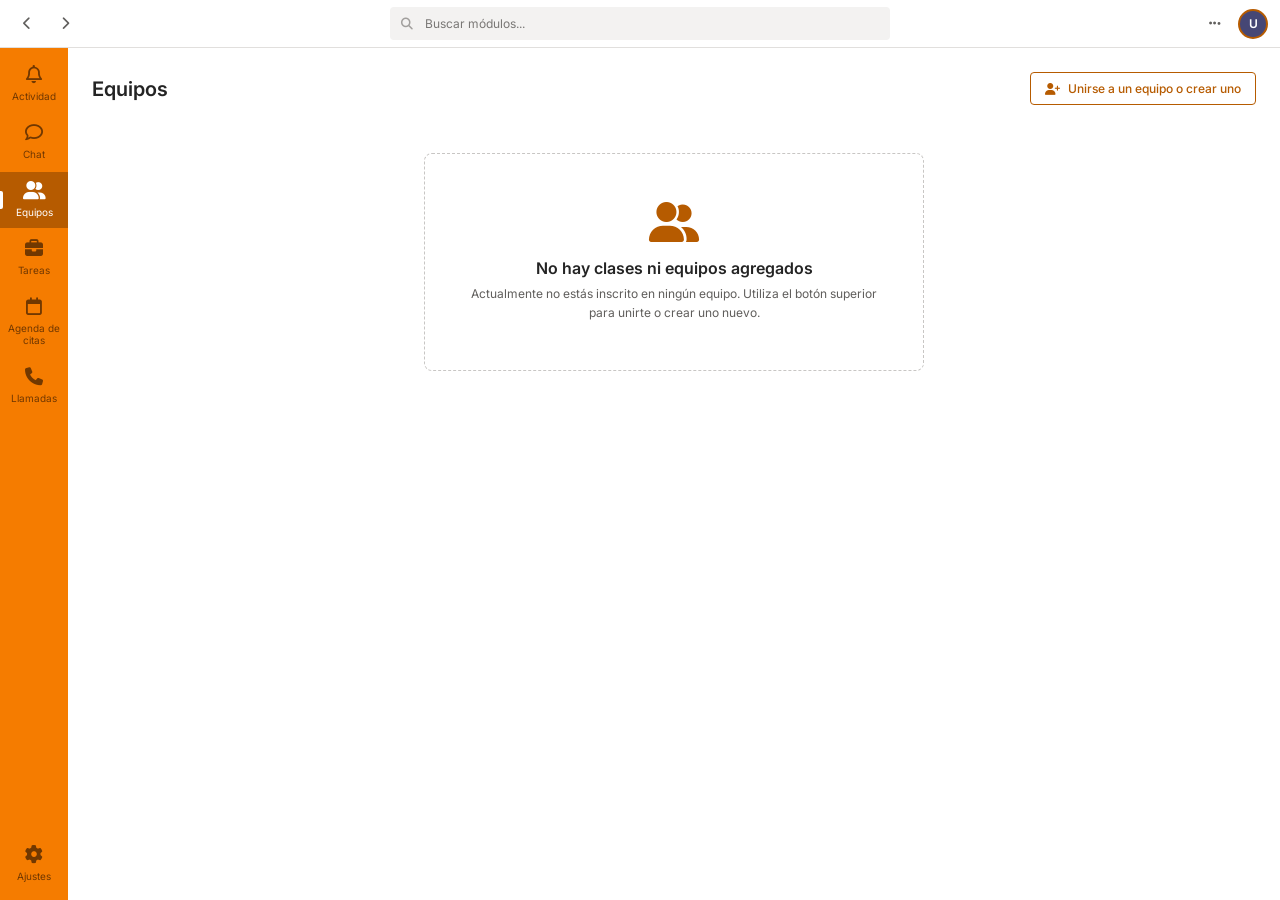
<file: Plataforma-Escolar-2726ITII-main/Frontend/index.html>
<!DOCTYPE html>
<html lang="es">
<head>
    <meta charset="UTF-8">
    <meta name="viewport" content="width=device-width, initial-scale=1.0">

    <title>HomeWorking | Espacio de trabajo</title>

    <link
        rel="stylesheet"
        href="https://cdnjs.cloudflare.com/ajax/libs/font-awesome/6.4.0/css/all.min.css"
    >

    <link
        href="https://fonts.googleapis.com/css2?family=Inter:wght@300;400;500;600;700&display=swap"
        rel="stylesheet"
    >

    <link rel="stylesheet" href="css/app.css">
</head>

<body>

    <header class="header">

        <div class="header-left">

            <button
                type="button"
                class="icon-btn"
                id="btnAtras"
                title="Regresar"
                aria-label="Regresar"
            >
                <i class="fa-solid fa-chevron-left"></i>
            </button>

            <button
                type="button"
                class="icon-btn"
                id="btnAdelante"
                title="Avanzar"
                aria-label="Avanzar"
            >
                <i class="fa-solid fa-chevron-right"></i>
            </button>

        </div>

        <div class="search-container">

            <i class="fa-solid fa-magnifying-glass search-icon"></i>

            <input
                type="search"
                id="busquedaGlobal"
                class="search-input"
                placeholder="Buscar módulos..."
                autocomplete="off"
            >

            <div
                id="resultadosBusqueda"
                class="search-results"
                hidden
            ></div>

        </div>

        <div class="profile-container">

            <button
                type="button"
                class="icon-btn"
                id="btnOpciones"
                title="Opciones"
                aria-label="Opciones"
            >
                <i class="fa-solid fa-ellipsis"></i>
            </button>

            <a
                href="perfil.html"
                class="profile-link"
                title="Ver perfil"
                aria-label="Ver perfil de usuario"
            >
                <div class="avatar" id="avatarUsuario">
                    U
                </div>
            </a>

        </div>

    </header>


    <div class="workspace">

        <nav class="sidebar" aria-label="Navegación principal">

            <div class="sidebar-menu">

                <button
                    type="button"
                    onclick="switchView('activity')"
                    id="nav-activity"
                    class="nav-item"
                    title="Actividad"
                >
                    <span class="active-indicator"></span>

                    <span class="nav-icon-wrapper">
                        <i class="fa-regular fa-bell"></i>
                    </span>

                    <span class="nav-label">Actividad</span>
                </button>


                <button
                    type="button"
                    onclick="switchView('chat')"
                    id="nav-chat"
                    class="nav-item"
                    title="Chat"
                >
                    <span class="active-indicator"></span>

                    <span class="nav-icon-wrapper">
                        <i class="fa-regular fa-comment"></i>
                    </span>

                    <span class="nav-label">Chat</span>
                </button>


                <button
                    type="button"
                    onclick="switchView('teams')"
                    id="nav-teams"
                    class="nav-item active"
                    title="Equipos"
                >
                    <span class="active-indicator"></span>

                    <span class="nav-icon-wrapper">
                        <i class="fa-solid fa-user-group"></i>
                    </span>

                    <span class="nav-label">Equipos</span>
                </button>


                <button
                    type="button"
                    onclick="switchView('tasks')"
                    id="nav-tasks"
                    class="nav-item"
                    title="Tareas"
                >
                    <span class="active-indicator"></span>

                    <span class="nav-icon-wrapper">
                        <i class="fa-solid fa-briefcase"></i>
                    </span>

                    <span class="nav-label">Tareas</span>
                </button>


                <button
                    type="button"
                    onclick="switchView('calendar')"
                    id="nav-calendar"
                    class="nav-item"
                    title="Agenda de citas"
                >
                    <span class="active-indicator"></span>

                    <span class="nav-icon-wrapper">
                        <i class="fa-regular fa-calendar"></i>
                    </span>

                    <span class="nav-label">Agenda de citas</span>
                </button>


                <button
                    type="button"
                    onclick="switchView('calls')"
                    id="nav-calls"
                    class="nav-item"
                    title="Llamadas"
                >
                    <span class="active-indicator"></span>

                    <span class="nav-icon-wrapper">
                        <i class="fa-solid fa-phone"></i>
                    </span>

                    <span class="nav-label">Llamadas</span>
                </button>

            </div>


            <div class="sidebar-bottom">

                <button
                    type="button"
                    class="nav-item"
                    id="nav-settings"
                    onclick="switchView('settings')"
                    title="Configuración"
                >
                    <span class="active-indicator"></span>

                    <span class="nav-icon-wrapper">
                        <i class="fa-solid fa-gear"></i>
                    </span>

                    <span class="nav-label">Ajustes</span>
                </button>

            </div>

        </nav>


        <main class="main-content">


            <section
                id="view-activity"
                class="view-panel"
                hidden
            >

                <div class="teams-header">

                    <h1 class="page-title">
                        Actividad
                    </h1>

                </div>

                <div class="feed-container">

                    <article class="card">

                        <div class="card-icon">
                            <i class="fa-solid fa-bullhorn"></i>
                        </div>

                        <div class="card-content">

                            <h2 class="empty-title">
                                Sistema de notificaciones
                            </h2>

                            <p class="empty-desc">
                                Te has unido al espacio de trabajo de HomeWorking.
                            </p>

                        </div>

                    </article>

                </div>

            </section>

            <!--Chat-->
            <section
                    id="view-chat"
                    class="view-panel module-panel"
                    hidden
                >
                    <iframe
                        id="iframeChat"
                        class="agenda-frame"
                        src="about:blank"
                        title="Módulo de Chat de HomeWorking"
                        loading="lazy"
                    ></iframe>
                </section>


            <section
                id="view-teams"
                class="view-panel"
            >

                <div class="teams-header">

                    <h1 class="page-title">
                        Equipos
                    </h1>

                    <button
                        type="button"
                        class="btn-primary-outline"
                        id="btnCrearEquipo"
                    >
                        <i class="fa-solid fa-user-plus"></i>

                        <span>
                            Unirse a un equipo o crear uno
                        </span>
                    </button>

                </div>

                <div class="empty-state">

                    <i class="fa-solid fa-user-group empty-icon"></i>

                    <h2 class="empty-title">
                        No hay clases ni equipos agregados
                    </h2>

                    <p class="empty-desc">
                        Actualmente no estás inscrito en ningún equipo.
                        Utiliza el botón superior para unirte o crear uno nuevo.
                    </p>

                </div>

            </section>


            <section
                id="view-tasks"
                class="view-panel"
                hidden
            >

                <div class="tabs-bar">

                    <div class="tabs-list">

                        <button
                            type="button"
                            class="tab-btn active"
                        >
                            Próximamente
                        </button>

                        <button
                            type="button"
                            class="tab-btn"
                        >
                            Listo para calificación
                        </button>

                        <button
                            type="button"
                            class="tab-btn"
                        >
                            Vencida
                        </button>

                        <button
                            type="button"
                            class="tab-btn"
                        >
                            Devuelto
                        </button>

                        <button
                            type="button"
                            class="tab-btn"
                        >
                            Borradores
                        </button>

                    </div>

                    <button
                        type="button"
                        class="icon-btn tabs-filter"
                        title="Filtrar tareas"
                    >
                        <i class="fa-solid fa-filter"></i>
                    </button>

                </div>


                <div class="tasks-content">

                    <div class="empty-state">

                        <i class="fa-solid fa-circle-check empty-icon"></i>

                        <h2 class="empty-title">
                            ¡Todo al día!
                        </h2>

                        <p class="empty-desc">
                            No tienes tareas pendientes asignadas en este momento.
                        </p>

                    </div>

                </div>


                <footer class="tasks-footer">

                    <button
                        type="button"
                        class="btn-primary"
                        id="btnCrearTarea"
                    >
                        Crear
                    </button>

                    <button
                        type="button"
                        class="icon-btn footer-info"
                        title="Información"
                    >
                        <i class="fa-solid fa-circle-info"></i>
                    </button>

                </footer>

            </section>


            <section
                id="view-calendar"
                class="view-panel calendar-panel"
                hidden
            >

                <iframe
                    id="iframeAgenda"
                    class="agenda-frame"
                    src="about:blank"
                    title="Agenda de citas de HomeWorking"
                    loading="lazy"
                ></iframe>

            </section>


            <section
                id="view-calls"
                class="view-panel"
                hidden
            >

                <div class="teams-header">

                    <h1 class="page-title">
                        Llamadas
                    </h1>

                </div>

                <div class="empty-state">

                    <i class="fa-solid fa-phone empty-icon"></i>

                    <h2 class="empty-title">
                        Módulo de llamadas
                    </h2>

                    <p class="empty-desc">
                        Aquí se integrarán las funciones de llamadas
                        y comunicación en tiempo real.
                    </p>

                </div>

            </section>


            <section
                id="view-settings"
                class="view-panel"
                hidden
            >

                <div class="teams-header">

                    <h1 class="page-title">
                        Configuración
                    </h1>

                </div>

                <div class="empty-state">

                    <i class="fa-solid fa-gear empty-icon"></i>

                    <h2 class="empty-title">
                        Configuración de HomeWorking
                    </h2>

                    <p class="empty-desc">
                        Este espacio está preparado para agregar
                        las preferencias de la plataforma.
                    </p>

                </div>

            </section>


        </main>

    </div>


    <script src="js/app.js"></script>

</body>
</html>
</file>
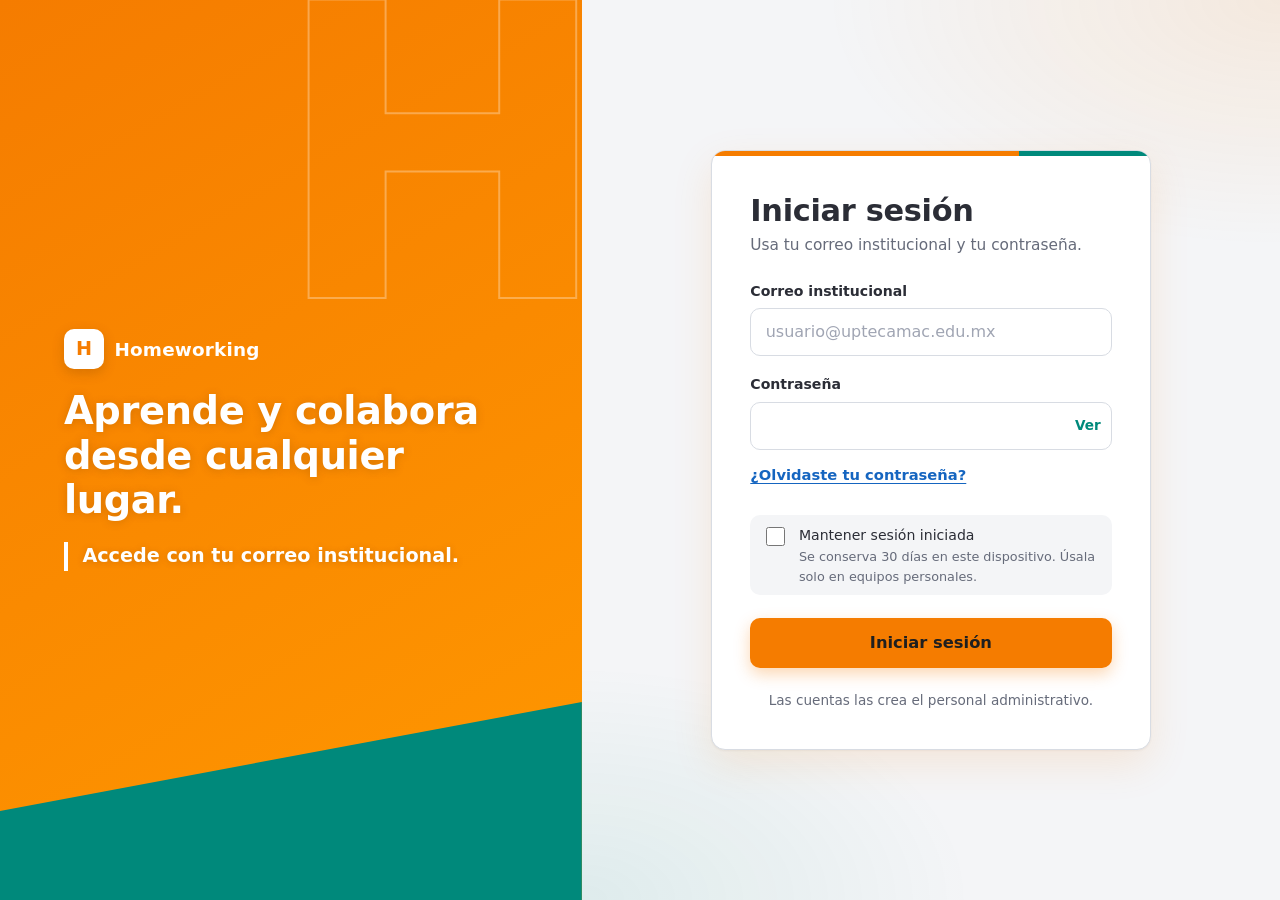
<file: Plataforma-Escolar-2726ITII-main/Frontend/login.html>
<!DOCTYPE html>
<html lang="es">
<head>
 
  <meta charset="UTF-8" />
  <meta name="viewport" content="width=device-width, initial-scale=1, viewport-fit=cover" />
  <meta name="theme-color" content="#F57C00" />
  <title>Homeworking | Iniciar sesión</title>
  <link rel="stylesheet" href="css/login.css" />
</head>
<body>
  <div class="auth">

    <aside class="auth-hero" aria-hidden="true">
      <div class="brand">
        <span class="brand-logo">H</span>
        <span class="brand-name">Homeworking</span>
      </div>
      <h2>Aprende y colabora desde cualquier lugar.</h2>
      <p>Accede con tu correo institucional.</p>
    </aside>

    <main class="auth-main">
      <section class="card" aria-labelledby="titulo">
        <div class="brand">
          <span class="brand-logo" aria-hidden="true">H</span>
          <span class="brand-name">Homeworking</span>
        </div>

        <!-- Vista 1: inicio de sesión -->
        <div id="vistaLogin">
          <h1 id="titulo">Iniciar sesión</h1>
          <p class="subtitle">Usa tu correo institucional y tu contraseña.</p>

          <form id="loginForm" novalidate autocomplete="on">
            <div class="field">
              <label for="correo">Correo institucional</label>
              <input type="email" id="correo" name="correo" autocomplete="username"
                     inputmode="email" autocapitalize="none" spellcheck="false"
                     placeholder="usuario@uptecamac.edu.mx" maxlength="150"
                     aria-describedby="correoAyuda correoError" />
              <small class="hint" id="correoAyuda"></small>
              <button type="button" id="btnSugerencia" class="suggestion" hidden></button>
              <small class="field-error" id="correoError" hidden></small>
            </div>

            <div class="field">
              <label for="password">Contraseña</label>
              <div class="password-wrap ojo">
                <input type="password" id="password" name="password"
                       autocomplete="current-password" maxlength="128"
                       aria-describedby="passwordError" />
                <button type="button" class="toggle icon" data-ojo="password"></button>
              </div>
              <small class="field-error" id="passwordError" hidden></small>
              <a href="recuperar.html" id="enlaceRecuperar" class="link-recuperar">¿Olvidaste tu contraseña?</a>
            </div>

            <label class="check">
              <input type="checkbox" id="mantenerSesion" name="mantenerSesion" />
              <span>Mantener sesión iniciada
                <small>Se conserva 30 días en este dispositivo. Úsala solo en equipos personales.</small>
              </span>
            </label>

            <button type="submit" id="btnLogin" class="btn-primary">
              <span class="spinner" aria-hidden="true" hidden></span>
              <span class="texto">Iniciar sesión</span>
            </button>
            <p id="estadoCarga" class="status" role="status" aria-live="polite" hidden></p>
          </form>

          <!-- Aviso de datos incorrectos o falla técnica: debajo del formulario, sin pop-up -->
          <div id="alerta" class="alert" role="alert" aria-live="assertive" hidden>
            <strong class="alerta-titulo"></strong>
            <span class="alerta-detalle"></span>
          </div>

          <!-- Se muestra tras dos intentos fallidos consecutivos -->
          <div id="cajaRecuperacion" class="recovery-box" role="status" hidden>
            <strong>¿Tienes problemas para entrar?</strong>
            <span>Si no recuerdas tu contraseña, puedes restablecerla tú mismo en un par de minutos.</span>
            <a id="enlaceCajaRecuperacion" class="btn-secondary" href="recuperar.html">Restablecer mi contraseña</a>
          </div>

          <p class="help">Las cuentas las crea el personal administrativo.</p>
        </div>

        <!-- Vista 2: verificación de identidad (solo si el sistema la requiere) -->
        <div id="vistaVerificacion" hidden>
          <h1>Verifica tu identidad</h1>
          <p class="subtitle" id="verifInstrucciones"></p>

          <ol class="steps">
            <li>Abre tu correo institucional.</li>
            <li>Copia el código de 6 dígitos.</li>
            <li>Escríbelo aquí y pulsa Verificar.</li>
          </ol>

          <form id="verifForm" novalidate>
            <div class="field">
              <label for="codigo">Código de verificación</label>
              <input type="text" id="codigo" inputmode="numeric" autocomplete="one-time-code"
                     maxlength="6" placeholder="000000" aria-describedby="codigoError" />
              <small class="field-error" id="codigoError" hidden></small>
            </div>

            <button type="submit" id="btnVerificar" class="btn-primary">
              <span class="spinner" aria-hidden="true" hidden></span>
              <span class="texto">Verificar</span>
            </button>
            <p id="estadoCargaVerif" class="status" role="status" aria-live="polite" hidden></p>
          </form>

          <div id="alertaVerif" class="alert" role="alert" aria-live="assertive" hidden>
            <strong class="alerta-titulo"></strong>
            <span class="alerta-detalle"></span>
          </div>

          <p class="help"><button type="button" id="btnVolver" class="btn-ghost">Volver a iniciar sesión</button></p>
        </div>
      </section>
    </main>

  </div>

  <script type="module" src="./js/login.js"></script>
</body>
</html>
</file>
<file: Plataforma-Escolar-2726ITII-main/Frontend/css/app.css>
* {
    box-sizing: border-box;
    margin: 0;
    padding: 0;
}

html,
body {
    width: 100%;
    height: 100%;
}

body {
    font-family: 'Inter', sans-serif;
    background-color: #f3f2f1;
    color: #242424;
    height: 100vh;
    display: flex;
    flex-direction: column;
    overflow: hidden;
    user-select: none;
}

button,
input {
    font-family: inherit;
}

button {
    -webkit-tap-highlight-color: transparent;
}

.header {
    background-color: #ffffff;
    color: #242424;
    height: 48px;
    min-height: 48px;
    display: flex;
    align-items: center;
    justify-content: space-between;
    padding: 0 12px;
    gap: 16px;
    z-index: 50;
    border-bottom: 1px solid #e1dfdd;
}

.header-left {
    display: flex;
    align-items: center;
    gap: 8px;
    flex-shrink: 0;
}

.icon-btn {
    background: transparent;
    border: none;
    color: #605e5c;
    padding: 7px;
    border-radius: 4px;
    cursor: pointer;
    transition:
        background-color 0.2s,
        color 0.2s;
    display: inline-flex;
    align-items: center;
    justify-content: center;
    min-width: 30px;
    min-height: 30px;
}

.icon-btn:hover {
    background-color: #f3f2f1;
    color: #242424;
}

.icon-btn:focus-visible {
    outline: 2px solid #b65b00;
    outline-offset: 2px;
}

.search-container {
    flex: 1;
    max-width: 500px;
    margin: 0 16px;
    position: relative;
}

.search-input {
    width: 100%;
    background-color: #f3f2f1;
    color: #242424;
    font-size: 12px;
    padding: 8px 12px 8px 34px;
    border-radius: 4px;
    border: 1px solid transparent;
    outline: none;
    transition:
        border-color 0.2s,
        background-color 0.2s;
}

.search-input:focus {
    border-color: #b65b00;
    background-color: #ffffff;
}

.search-input::placeholder {
    color: #797775;
}

.search-icon {
    position: absolute;
    left: 11px;
    top: 50%;
    transform: translateY(-50%);
    color: #a19f9d;
    font-size: 12px;
    pointer-events: none;
}

.search-results {
    position: absolute;
    top: calc(100% + 6px);
    left: 0;
    right: 0;
    background-color: #ffffff;
    border: 1px solid #e1dfdd;
    border-radius: 6px;
    box-shadow: 0 6px 20px rgba(0, 0, 0, 0.12);
    z-index: 100;
    overflow: hidden;
}

.search-results[hidden] {
    display: none;
}

.search-result-item {
    width: 100%;
    display: flex;
    align-items: center;
    gap: 10px;
    padding: 12px;
    border: none;
    background: #ffffff;
    text-align: left;
    color: #242424;
    font-size: 12px;
    cursor: pointer;
}

.search-result-item:hover {
    background-color: #f3f2f1;
}

.search-result-item i {
    width: 18px;
    color: #b65b00;
}

.profile-container {
    display: flex;
    align-items: center;
    gap: 8px;
    flex-shrink: 0;
}

.profile-link {
    display: inline-flex;
    text-decoration: none;
    border-radius: 50%;
}

.avatar {
    width: 30px;
    height: 30px;
    border-radius: 50%;
    background-color: #464775;
    color: #ffffff;
    display: flex;
    align-items: center;
    justify-content: center;
    font-weight: 600;
    font-size: 12px;
    border: 2px solid #b65b00;
    cursor: pointer;
    transition: transform 0.2s;
}

.avatar:hover {
    transform: scale(1.05);
}

.workspace {
    display: flex;
    flex: 1;
    min-height: 0;
    overflow: hidden;
}

.main-content {
    flex: 1;
    min-width: 0;
    background-color: #ffffff;
    display: flex;
    flex-direction: column;
    overflow: hidden;
    position: relative;
}

.view-panel {
    flex: 1;
    min-width: 0;
    min-height: 0;
    display: flex;
    flex-direction: column;
    overflow-y: auto;
    background-color: #ffffff;
}

.view-panel[hidden] {
    display: none !important;
}

.sidebar {
    width: 68px;
    min-width: 68px;
    background-color: #f57c00;
    display: flex;
    flex-direction: column;
    align-items: center;
    justify-content: space-between;
    padding: 8px 0;
    z-index: 40;
    flex-shrink: 0;
}

.sidebar-menu {
    display: flex;
    flex-direction: column;
    width: 100%;
    gap: 2px;
}

.sidebar-bottom {
    width: 100%;
}

.nav-item {
    width: 100%;
    background: transparent;
    border: none;
    color: #713800;
    display: flex;
    flex-direction: column;
    align-items: center;
    padding: 10px 0;
    cursor: pointer;
    position: relative;
    transition:
        background-color 0.2s,
        color 0.2s;
}

.nav-item:hover {
    background-color: #d96d00;
    color: #ffffff;
}

.nav-item.active {
    background-color: #b65b00;
    color: #ffffff;
}

.active-indicator {
    position: absolute;
    left: 0;
    top: 50%;
    transform: translateY(-50%);
    width: 3px;
    height: 18px;
    background-color: transparent;
    border-radius: 0 2px 2px 0;
}

.nav-item.active .active-indicator {
    background-color: #ffffff;
}

.nav-icon-wrapper {
    position: relative;
    font-size: 18px;
    line-height: 1;
}

.nav-label {
    font-size: 10px;
    margin-top: 6px;
    text-align: center;
    line-height: 1.2;
    padding: 0 3px;
}

.teams-header {
    display: flex;
    justify-content: space-between;
    align-items: center;
    gap: 16px;
    padding: 24px 24px 16px;
}

.page-title {
    font-size: 20px;
    font-weight: 600;
    color: #242424;
}

.btn-primary-outline {
    border: 1px solid #b65b00;
    color: #b65b00;
    background: #ffffff;
    padding: 8px 14px;
    border-radius: 4px;
    font-size: 12px;
    font-weight: 500;
    cursor: pointer;
    display: flex;
    align-items: center;
    justify-content: center;
    gap: 8px;
    transition:
        background-color 0.2s,
        color 0.2s;
}

.btn-primary-outline:hover {
    background-color: #fff4e8;
}

.btn-primary {
    background-color: #b65b00;
    color: #ffffff;
    border: none;
    padding: 8px 16px;
    border-radius: 4px;
    font-size: 12px;
    font-weight: 500;
    cursor: pointer;
    transition: background-color 0.2s;
}

.btn-primary:hover {
    background-color: #984c00;
}

.empty-state {
    display: flex;
    flex-direction: column;
    align-items: center;
    justify-content: center;
    padding: 48px 24px;
    text-align: center;
    background: #ffffff;
    border-radius: 8px;
    border: 1px dashed #c8c6c4;
    max-width: 500px;
    width: calc(100% - 48px);
    margin: 32px auto;
}

.empty-icon {
    font-size: 40px;
    color: #b65b00;
    margin-bottom: 16px;
}

.empty-title {
    font-size: 16px;
    font-weight: 600;
    color: #242424;
    margin-bottom: 6px;
}

.empty-desc {
    font-size: 12px;
    color: #605e5c;
    line-height: 1.6;
    max-width: 420px;
}

.feed-container {
    padding: 24px;
    display: flex;
    flex-direction: column;
    gap: 12px;
}

.card {
    background: #ffffff;
    border: 1px solid #e1dfdd;
    border-radius: 6px;
    padding: 16px;
    display: flex;
    gap: 12px;
    align-items: center;
}

.card-icon {
    width: 40px;
    height: 40px;
    min-width: 40px;
    border-radius: 50%;
    background-color: #b65b00;
    color: #ffffff;
    display: flex;
    align-items: center;
    justify-content: center;
    font-size: 16px;
}

.card-content {
    min-width: 0;
}

.tabs-bar {
    background: #ffffff;
    border-bottom: 1px solid #e1dfdd;
    padding: 0 24px;
    display: flex;
    justify-content: space-between;
    align-items: center;
    gap: 16px;
}

.tabs-list {
    display: flex;
    gap: 20px;
    overflow-x: auto;
}

.tab-btn {
    background: none;
    border: none;
    padding: 12px 0;
    font-size: 13px;
    font-weight: 500;
    color: #605e5c;
    cursor: pointer;
    position: relative;
    white-space: nowrap;
}

.tab-btn.active {
    color: #b65b00;
    border-bottom: 2px solid #b65b00;
}

.tabs-filter {
    color: #605e5c;
    flex-shrink: 0;
}

.tasks-content {
    flex: 1;
    padding: 24px;
    overflow-y: auto;
}

.tasks-footer {
    background: #ffffff;
    border-top: 1px solid #e1dfdd;
    padding: 12px 24px;
    display: flex;
    justify-content: space-between;
    align-items: center;
}

.footer-info {
    color: #605e5c;
}

.calendar-panel {
    padding: 0;
    margin: 0;
    overflow: hidden;
    background: #ffffff;
}

.agenda-frame {
    display: block;
    width: 100%;
    height: 100%;
    min-height: 0;
    flex: 1;
    border: none;
    background-color: #ffffff;
}

@media (max-width: 800px) {

    .header {
        gap: 8px;
        padding: 0 8px;
    }

    .search-container {
        margin: 0 4px;
    }

    .sidebar {
        width: 62px;
        min-width: 62px;
    }

    .teams-header {
        padding: 20px 16px 14px;
        flex-wrap: wrap;
    }

    .feed-container {
        padding: 16px;
    }

    .tabs-bar {
        padding: 0 16px;
    }

    .tabs-list {
        gap: 14px;
    }

    .tasks-content {
        padding: 16px;
    }

    .empty-state {
        margin: 20px auto;
        padding: 36px 18px;
    }
}

@media (max-width: 480px) {

    .header {
        height: 44px;
        min-height: 44px;
    }

    .header-left {
        gap: 2px;
    }

    .search-input {
        font-size: 11px;
        padding-right: 6px;
    }

    .sidebar {
        width: 58px;
        min-width: 58px;
    }

    .nav-label {
        font-size: 9px;
    }

    .nav-icon-wrapper {
        font-size: 17px;
    }

    .teams-header {
        align-items: flex-start;
    }

    .page-title {
        font-size: 18px;
    }

    .btn-primary-outline {
        max-width: 100%;
        text-align: left;
    }

    .tabs-list {
        gap: 12px;
    }

    .tab-btn {
        font-size: 12px;
    }
}
</file>
<file: Plataforma-Escolar-2726ITII-main/Frontend/css/login.css>
:root {
  color-scheme: light;
  --primary: #F57C00;
  --primary-hover: #FF9800;
  --on-primary: #FFFFFF;
  --on-primary-text: #1F1F1F;
  --accent: #00897B;
  --accent-hover: #00A396;
  --accent-soft: #E0F2F1;
  --bg: #F4F5F7;
  --surface: #FFFFFF;
  --text: #2B2D36;
  --muted: #666B7A;
  --border: #D8DCE3;
  --danger: #E53935;
  --danger-text: #C62828;
  --danger-bg: #FDECEA;
  --danger-border: #F5B5B2;
  --ok: #00796B;
  --ok-bg: #E0F2F1;
  --link: #1565C0;
  --link-bright: #1E88E5;
  --notice-bg: #FFF3E3;
  --radius: 14px;
  --shadow: 0 1px 2px rgba(60, 40, 10, .05), 0 14px 40px rgba(245, 124, 0, .12);
}

* {
  box-sizing: border-box;
}

html {
  -webkit-text-size-adjust: 100%;
}

body {
  margin: 0;
  font-family: "Segoe UI", system-ui, -apple-system, Roboto, Arial, Helvetica, sans-serif;
  font-size: 1rem;
  line-height: 1.5;
  background: var(--bg);
  color: var(--text);
}

button,
input,
select,
textarea {
  font-family: inherit;
}

[hidden] {
  display: none !important;
}

.sr-only {
  position: absolute;
  width: 1px;
  height: 1px;
  padding: 0;
  margin: -1px;
  overflow: hidden;
  clip: rect(0, 0, 0, 0);
  white-space: nowrap;
  border: 0;
}

.brand {
  display: flex;
  align-items: center;
  gap: .65rem;
}

.brand-logo {
  width: 40px;
  height: 40px;
  border-radius: 10px;
  flex: none;
  background: var(--primary);
  color: var(--on-primary);
  display: grid;
  place-items: center;
  font-weight: 800;
  font-size: 1.2rem;
  box-shadow: 0 4px 12px rgba(245, 124, 0, .35);
}

.brand-name {
  font-weight: 700;
  font-size: 1.15rem;
  letter-spacing: .01em;
}

.auth {
  min-height: 100vh;
  min-height: 100dvh;
  display: grid;
  grid-template-columns: 1fr;
}

.auth-hero {
  display: none;
}

.auth-main {
  display: grid;
  place-items: center;
  padding: max(1rem, env(safe-area-inset-top)) max(1rem, env(safe-area-inset-right)) max(1rem, env(safe-area-inset-bottom)) max(1rem, env(safe-area-inset-left));
  background: radial-gradient(700px 380px at 100% 0%, rgba(245, 124, 0, .10), transparent 65%), radial-gradient(600px 360px at 0% 100%, rgba(0, 137, 123, .09), transparent 65%), var(--bg);
}

.card {
  position: relative;
  width: 100%;
  max-width: 440px;
  background: var(--surface);
  border: 1px solid var(--border);
  border-radius: var(--radius);
  padding: clamp(1.5rem, 4vw, 2.4rem);
  padding-top: clamp(1.75rem, 4.5vw, 2.7rem);
  box-shadow: var(--shadow);
  overflow: hidden;
}

.card::before {
  content: "";
  position: absolute;
  inset: 0 0 auto 0;
  height: 5px;
  background: linear-gradient(90deg, var(--primary) 0 70%, var(--accent) 70% 100%);
}

.card.wide {
  max-width: 760px;
}

.card .brand {
  margin-bottom: 1.5rem;
}

.card .brand-name {
  color: var(--text);
}

h1 {
  margin: 0 0 .3rem;
  font-size: clamp(1.5rem, 5vw, 1.9rem);
  line-height: 1.15;
  font-weight: 800;
  letter-spacing: -.01em;
}

.subtitle {
  margin: 0 0 1.5rem;
  color: var(--muted);
  font-size: .96rem;
}

.field {
  margin-bottom: 1.1rem;
}

label {
  display: block;
  font-size: .88rem;
  font-weight: 600;
  margin-bottom: .4rem;
  color: var(--text);
}

input[type="email"],
input[type="password"],
input[type="text"],
select {
  width: 100%;
  min-height: 48px;
  padding: .65rem .9rem;
  font: inherit;
  font-size: 1rem;
  border: 1.5px solid var(--border);
  border-radius: 10px;
  background: var(--surface);
  color: var(--text);
  transition: border-color .15s, box-shadow .15s;
}

input::placeholder {
  color: #A0A5B3;
}

input:hover:not(:focus):not(.valid):not(.invalid) {
  border-color: #BCC1CC;
}

input:focus {
  border-color: var(--primary);
  box-shadow: 0 0 0 3px rgba(245, 124, 0, .22);
}

input:focus-visible,
select:focus-visible,
button:focus-visible,
a:focus-visible {
  outline: 3px solid var(--link-bright);
  outline-offset: 2px;
}

input:focus-visible {
  outline-offset: 0;
}

.password-wrap {
  position: relative;
}

.password-wrap input {
  padding-right: 5rem;
}

.toggle {
  position: absolute;
  right: .25rem;
  top: 50%;
  transform: translateY(-50%);
  min-height: 40px;
  min-width: 64px;
  background: none;
  border: 0;
  color: var(--accent);
  font: inherit;
  font-size: .85rem;
  font-weight: 700;
  cursor: pointer;
  border-radius: 8px;
}

.toggle:hover {
  background: var(--accent-soft);
}

.field-error {
  display: block;
  margin-top: .35rem;
  color: var(--danger-text);
  font-size: .85rem;
  font-weight: 600;
}

.check {
  display: flex;
  align-items: flex-start;
  gap: .65rem;
  font-weight: 400;
  margin: .35rem 0 1.4rem;
  cursor: pointer;
  min-height: 44px;
  padding: .6rem .75rem;
  background: var(--bg);
  border-radius: 10px;
}

.check input {
  width: 1.2rem;
  height: 1.2rem;
  margin-top: .15rem;
  accent-color: var(--accent);
  flex: none;
}

.check small {
  display: block;
  color: var(--muted);
  font-size: .8rem;
  margin-top: .1rem;
}

.btn-primary,
.btn-ghost {
  font: inherit;
  font-weight: 700;
  min-height: 50px;
  border-radius: 10px;
  cursor: pointer;
  touch-action: manipulation;
}

.btn-primary {
  width: 100%;
  padding: .8rem;
  color: var(--on-primary-text);
  background: var(--primary);
  border: 0;
  font-size: 1.02rem;
  box-shadow: 0 6px 16px rgba(245, 124, 0, .30);
  transition: background .15s, box-shadow .15s, transform .1s;
}

.btn-primary:hover:not(:disabled) {
  background: var(--primary-hover);
  box-shadow: 0 8px 20px rgba(245, 124, 0, .38);
}

.btn-primary:active:not(:disabled) {
  transform: translateY(1px);
}

.btn-primary:disabled {
  opacity: .55;
  cursor: not-allowed;
  box-shadow: none;
}

.btn-ghost {
  padding: .5rem 1rem;
  background: transparent;
  color: var(--accent);
  border: 1.5px solid var(--accent);
}

.btn-ghost:hover {
  background: var(--accent-soft);
}

.alert {
  margin-top: 1rem;
  background: var(--danger-bg);
  color: var(--danger-text);
  border: 1px solid var(--danger-border);
  border-left: 5px solid var(--danger);
  border-radius: 10px;
  padding: .8rem .95rem;
  font-size: .95rem;
}

.alert strong {
  display: block;
}

.alert.success {
  background: var(--ok-bg);
  color: var(--ok);
  border-color: var(--accent);
  border-left-color: var(--accent);
}

.help {
  margin: 1.4rem 0 0;
  color: var(--muted);
  font-size: .85rem;
  text-align: center;
}

.notice {
  margin: 0 0 1.25rem;
  padding: .8rem .95rem;
  background: var(--notice-bg);
  border-left: 4px solid var(--primary);
  border-radius: 8px;
  font-size: .9rem;
}

.rules {
  list-style: none;
  margin: 0 0 1.25rem;
  padding: 0;
  display: grid;
  gap: .3rem;
  font-size: .9rem;
}

.rules li {
  display: flex;
  gap: .5rem;
  color: var(--muted);
}

.rules li::before {
  content: "○";
  flex: none;
  width: 1.1rem;
  text-align: center;
}

.rules li.ok {
  color: var(--ok);
}

.rules li.ok::before {
  content: "✔";
}

.topbar {
  display: flex;
  flex-wrap: wrap;
  align-items: center;
  justify-content: space-between;
  gap: .75rem 1rem;
  padding: .75rem max(1rem, env(safe-area-inset-right)) .75rem max(1rem, env(safe-area-inset-left));
  padding-top: max(.75rem, env(safe-area-inset-top));
  background: var(--surface);
  border-bottom: 3px solid var(--primary);
}

.topbar nav {
  display: flex;
  flex-wrap: wrap;
  align-items: center;
  gap: .5rem 1rem;
}

.topbar a {
  color: var(--link);
  font-weight: 600;
  text-decoration: none;
}

.topbar a:hover {
  text-decoration: underline;
}

.container {
  display: grid;
  justify-items: center;
  padding: clamp(1rem, 4vw, 2rem) max(1rem, env(safe-area-inset-right)) max(1rem, env(safe-area-inset-bottom)) max(1rem, env(safe-area-inset-left));
}

.info-list {
  margin: 0 0 1rem;
  padding: 0;
  list-style: none;
  display: grid;
  gap: .25rem;
}

.divider {
  border: 0;
  border-top: 1px solid var(--border);
  margin: 1.5rem 0;
}

h2 {
  font-size: 1.2rem;
  margin: 0 0 .75rem;
}

.form-grid {
  display: grid;
  gap: 0 1rem;
  grid-template-columns: 1fr;
}

@media (min-width: 900px) {
  .auth {
    grid-template-columns: minmax(340px, 5fr) minmax(420px, 6fr);
  }

  .auth-hero {
    position: relative;
    overflow: hidden;
    display: flex;
    flex-direction: column;
    justify-content: center;
    gap: 1.25rem;
    padding: 3rem clamp(2rem, 5vw, 4rem);
    background: linear-gradient(150deg, var(--primary) 0%, var(--primary-hover) 100%);
    color: #fff;
  }

  .auth-hero::before {
    content: "H";
    position: absolute;
    right: -2rem;
    top: -3rem;
    font-size: clamp(18rem, 32vw, 30rem);
    font-weight: 800;
    line-height: 1;
    color: transparent;
    -webkit-text-stroke: 2px rgba(255, 255, 255, .30);
    pointer-events: none;
    user-select: none;
  }

  .auth-hero::after {
    content: "";
    position: absolute;
    left: 0;
    right: 0;
    bottom: 0;
    height: 22%;
    background: var(--accent);
    clip-path: polygon(0 55%, 100% 0, 100% 100%, 0 100%);
    pointer-events: none;
  }

  .auth-hero>* {
    position: relative;
    z-index: 1;
  }

  .auth-hero .brand-logo {
    background: #fff;
    color: var(--primary);
    box-shadow: 0 4px 12px rgba(120, 60, 0, .25);
  }

  .auth-hero .brand-name {
    color: #fff;
  }

  .auth-hero h2 {
    font-size: clamp(1.9rem, 3vw, 2.6rem);
    line-height: 1.15;
    margin: 0;
    font-weight: 800;
    letter-spacing: -.01em;
    max-width: 16ch;
    text-shadow: 0 1px 8px rgba(120, 60, 0, .25);
  }

  .auth-hero p {
    margin: 0;
    max-width: 34ch;
    font-size: 1.2rem;
    font-weight: 700;
    padding-left: .9rem;
    border-left: 4px solid #fff;
    text-shadow: 0 1px 6px rgba(120, 60, 0, .25);
  }

  .auth .card .brand {
    display: none;
  }

  .form-grid {
    grid-template-columns: 1fr 1fr;
  }

  .form-grid .full {
    grid-column: 1 / -1;
  }
}

@media (max-height: 560px) {
  .auth-main {
    place-items: start center;
  }
}

@media (max-width: 380px) {
  .toggle {
    min-width: 56px;
    font-size: .8rem;
  }
}

@media (prefers-reduced-motion: reduce) {
  * {
    transition: none !important;
  }
}

input.valid {
  border-color: var(--accent);
  box-shadow: 0 0 0 3px rgba(0, 137, 123, .18);
}

input.invalid {
  border-color: var(--danger);
  box-shadow: 0 0 0 3px rgba(229, 57, 53, .16);
}

.hint {
  display: block;
  margin-top: .3rem;
  color: var(--muted);
  font-size: .82rem;
}

.suggestion {
  display: inline-flex;
  align-items: center;
  min-height: 44px;
  margin-top: .4rem;
  padding: .3rem .8rem;
  font: inherit;
  font-size: .9rem;
  font-weight: 600;
  color: var(--link);
  background: rgba(30, 136, 229, .08);
  border: 1px solid rgba(30, 136, 229, .35);
  border-radius: 10px;
  cursor: pointer;
  max-width: 100%;
  overflow-wrap: anywhere;
  text-align: left;
}

.suggestion:hover {
  background: rgba(30, 136, 229, .15);
}

.link,
.link-recuperar {
  color: var(--link);
  font-weight: 600;
  text-decoration: underline;
  text-underline-offset: 3px;
}

.link-recuperar {
  display: inline-flex;
  align-items: center;
  min-height: 44px;
  margin-top: .25rem;
  font-size: .92rem;
}

.link:hover,
.link-recuperar:hover {
  color: var(--link-bright);
}

.password-wrap.ojo input {
  padding-right: 3.4rem;
}

.toggle.icon {
  width: 44px;
  min-width: 44px;
  height: 44px;
  padding: 0;
  display: grid;
  place-items: center;
  right: .1rem;
}

.btn-primary {
  display: inline-flex;
  align-items: center;
  justify-content: center;
  gap: .6rem;
}

.spinner {
  width: 1.05rem;
  height: 1.05rem;
  flex: none;
  border: 2px solid rgba(31, 31, 31, .25);
  border-top-color: var(--on-primary-text);
  border-radius: 50%;
  animation: girar .8s linear infinite;
}

@keyframes girar {
  to {
    transform: rotate(360deg);
  }
}

@media (prefers-reduced-motion: reduce) {
  .spinner {
    animation-duration: 3s;
  }
}

.status {
  margin: .75rem 0 0;
  padding: .65rem .85rem;
  font-size: .9rem;
  background: var(--notice-bg);
  border-left: 4px solid var(--primary);
  border-radius: 8px;
}

.alert.warning {
  background: #FFF4E0;
  color: #8A5200;
  border-color: #F0C987;
  border-left-color: var(--primary);
}

.recovery-box {
  display: grid;
  gap: .5rem;
  margin-top: 1rem;
  padding: 1rem;
  background: var(--accent-soft);
  border: 1px solid var(--accent);
  border-radius: 10px;
  font-size: .92rem;
}

.btn-secondary {
  display: inline-flex;
  align-items: center;
  justify-content: center;
  min-height: 48px;
  padding: .6rem 1rem;
  font-weight: 700;
  text-decoration: none;
  color: #fff;
  background: var(--accent);
  border: 2px solid var(--accent);
  border-radius: 10px;
  transition: background .15s;
}

.btn-secondary:hover {
  background: var(--accent-hover);
  border-color: var(--accent-hover);
}

.steps {
  margin: 0 0 1.25rem;
  padding-left: 1.3rem;
  display: grid;
  gap: .3rem;
  font-size: .92rem;
}

.steps li::marker {
  color: var(--primary);
  font-weight: 700;
}
</file>
